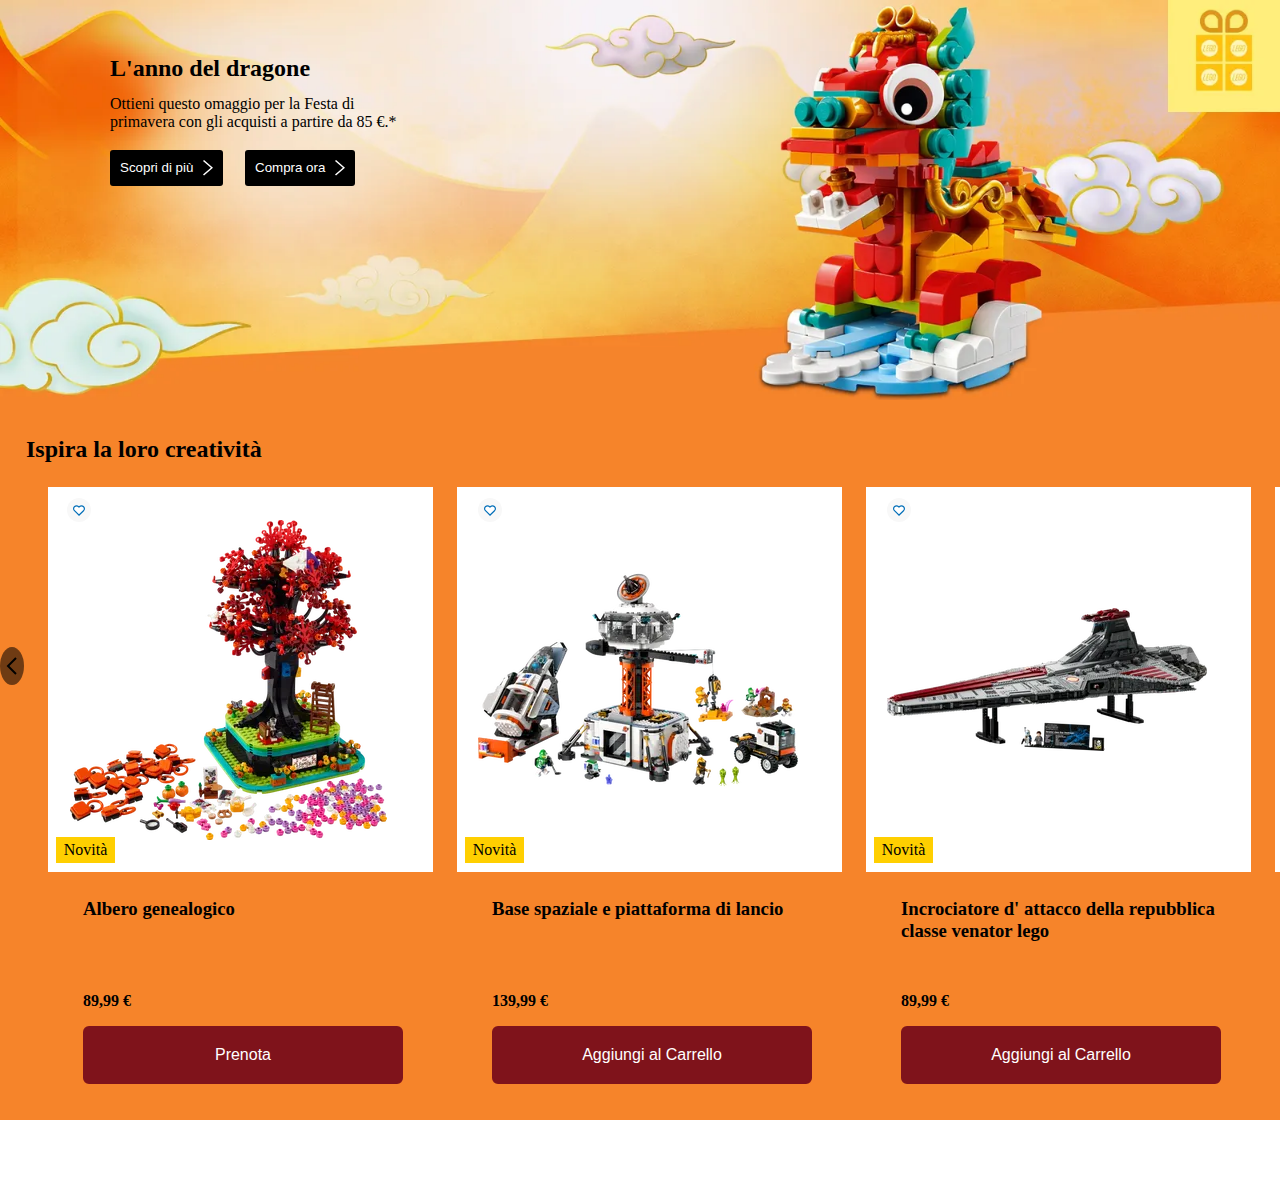
<file: newIndex.html>
<!DOCTYPE html>
<html lang="en">

<head>
    <meta charset="UTF-8">
    <meta name="viewport" content="width=device-width, initial-scale=1.0">
    <title>Document</title>
    <link rel="stylesheet" href="newStyle.css">
</head>

<body>
    <div class="dragon_section">
        <div class="dragon_banner">
            <div class="dragon_image">
                <img class="dragon" src="assets/img-melissa/1section/sfondo drago.webp" alt="dragon image">
                <h2>L'anno del dragone</h2>
                <span>Ottieni questo omaggio per la Festa di primavera con gli acquisti a partire da 85 €.*</span>
                <button class="dragon_btn1">
                    Scopri di più
                    <svg width="10" viewBox="0 0 18 28" aria-hidden="true" xmlns="http://www.w3.org/2000/svg"
                        class="Icon__StyledSVG-lm07h6-0 kNvokt Chevronstyles__ChevronIcon-sc-1qql32m-0 cEWHhy HeroBannerstyles__StyledChevron-sc-22eq7p-14 kRIbhw">
                        <path d="M1.825 28L18 14 1.825 0 0 1.715 14.196 14 0 26.285z" fill="currentColor"></path>
                    </svg>
                </button>
                <button class="dragon_btn2">
                    Compra ora
                    <svg width="10" viewBox="0 0 18 28" aria-hidden="true" xmlns="http://www.w3.org/2000/svg"
                        class="Icon__StyledSVG-lm07h6-0 kNvokt Chevronstyles__ChevronIcon-sc-1qql32m-0 cEWHhy HeroBannerstyles__StyledChevron-sc-22eq7p-14 kRIbhw">
                        <path d="M1.825 28L18 14 1.825 0 0 1.715 14.196 14 0 26.285z" fill="currentColor"></path>
                    </svg>
                </button>
            </div>
        </div>
        <h2 class="dragon_h2">Ispira la loro creatività</h2>
        
        <div class="dragon_carousel">
            <button class="backBtn">
                <svg xmlns="http://www.w3.org/2000/svg" width="24" height="24"><path d="M15.293 3.293 6.586 12l8.707 8.707 1.414-1.414L9.414 12l7.293-7.293-1.414-1.414z"/></svg>
            </button>
            <div class="dragon_card">
                <div class="card_img_container">
                    <img class="card_img" src="assets/img-melissa/2section/carosello/1_Albero_genealogico.webp"
                        alt="Albero genealogico">
                    <svg width="24px" viewBox="0 0 40 40" alt="heart" class="card_heart">
                        <rect fill="#F8F8F8" width="40" height="40" rx="20"></rect>
                        <path
                            d="M19.986 30l.014-.014.014.014 8.223-8.116-.018-.019a5.678 5.678 0 0 0 1.78-4.126C30 14.569 27.398 12 24.187 12A5.829 5.829 0 0 0 20 13.762 5.827 5.827 0 0 0 15.815 12C12.604 12 10 14.569 10 17.739a5.68 5.68 0 0 0 1.782 4.126"
                            fill="#ffff"></path>
                        <path
                            d="M26.84 20.417L20 27.204l-6.84-6.787A3.67 3.67 0 0 1 12 17.739C12 15.677 13.71 14 15.815 14a3.82 3.82 0 0 1 2.754 1.159l1.43 1.467 1.433-1.467A3.818 3.818 0 0 1 24.186 14C26.289 14 28 15.677 28 17.739a3.673 3.673 0 0 1-1.16 2.678M19.986 30l.014-.014.014.014 8.223-8.116-.018-.019a5.678 5.678 0 0 0 1.78-4.126C30 14.569 27.398 12 24.187 12A5.829 5.829 0 0 0 20 13.762 5.827 5.827 0 0 0 15.815 12C12.604 12 10 14.569 10 17.739a5.68 5.68 0 0 0 1.782 4.126"
                            fill="#006DB7"></path>
                    </svg>
                </div>
                <span class="card_span_news">Novità</span>
                <div class="card_content">
                    <a href="">
                        <span class="item_description">
                            <h3>Albero genealogico</h3>
                        </span>
                    </a>
                    <span class="card_price">89,99 €</span>
                    <button class="card_btn">Prenota</button>
                </div>

            </div>

            <div class="dragon_card">
                <div class="card_img_container">
                    <img class="card_img"
                        src="assets/img-melissa/2section/carosello/2_Base_spaziale_e_piattaforma_dilancio.webp"
                        alt="base spaziale">

                    <svg width="24px" viewBox="0 0 40 40" alt="heart" class="card_heart">
                        <rect fill="#F8F8F8" width="40" height="40" rx="20"></rect>
                        <path
                            d="M19.986 30l.014-.014.014.014 8.223-8.116-.018-.019a5.678 5.678 0 0 0 1.78-4.126C30 14.569 27.398 12 24.187 12A5.829 5.829 0 0 0 20 13.762 5.827 5.827 0 0 0 15.815 12C12.604 12 10 14.569 10 17.739a5.68 5.68 0 0 0 1.782 4.126"
                            fill="#ffff"></path>
                        <path
                            d="M26.84 20.417L20 27.204l-6.84-6.787A3.67 3.67 0 0 1 12 17.739C12 15.677 13.71 14 15.815 14a3.82 3.82 0 0 1 2.754 1.159l1.43 1.467 1.433-1.467A3.818 3.818 0 0 1 24.186 14C26.289 14 28 15.677 28 17.739a3.673 3.673 0 0 1-1.16 2.678M19.986 30l.014-.014.014.014 8.223-8.116-.018-.019a5.678 5.678 0 0 0 1.78-4.126C30 14.569 27.398 12 24.187 12A5.829 5.829 0 0 0 20 13.762 5.827 5.827 0 0 0 15.815 12C12.604 12 10 14.569 10 17.739a5.68 5.68 0 0 0 1.782 4.126"
                            fill="#006DB7"></path>
                    </svg>

                </div>
                <span class="card_span_news">Novità</span>
                <div class="card_content">
                    <a href="">
                        <span class="item_description">
                            <h3>Base spaziale e piattaforma di lancio</h3>
                        </span>
                    </a>
                    <span class="card_price">139,99 €</span>
                    <button class="card_btn">Aggiungi al Carrello</button>
                </div>
            </div>
            <div class="dragon_card">
                <div class="card_img_container">
                    <img class="card_img"
                        src="assets/img-melissa/2section/carosello/3_Incrociatore_dattacco_della_Repubblica_classe_Venator.webp"
                        alt="incrociatore d'attacco della repubblica classe venator">

                    <svg width="24px" viewBox="0 0 40 40" alt="heart" class="card_heart">
                        <rect fill="#F8F8F8" width="40" height="40" rx="20"></rect>
                        <path
                            d="M19.986 30l.014-.014.014.014 8.223-8.116-.018-.019a5.678 5.678 0 0 0 1.78-4.126C30 14.569 27.398 12 24.187 12A5.829 5.829 0 0 0 20 13.762 5.827 5.827 0 0 0 15.815 12C12.604 12 10 14.569 10 17.739a5.68 5.68 0 0 0 1.782 4.126"
                            fill="#ffff"></path>
                        <path
                            d="M26.84 20.417L20 27.204l-6.84-6.787A3.67 3.67 0 0 1 12 17.739C12 15.677 13.71 14 15.815 14a3.82 3.82 0 0 1 2.754 1.159l1.43 1.467 1.433-1.467A3.818 3.818 0 0 1 24.186 14C26.289 14 28 15.677 28 17.739a3.673 3.673 0 0 1-1.16 2.678M19.986 30l.014-.014.014.014 8.223-8.116-.018-.019a5.678 5.678 0 0 0 1.78-4.126C30 14.569 27.398 12 24.187 12A5.829 5.829 0 0 0 20 13.762 5.827 5.827 0 0 0 15.815 12C12.604 12 10 14.569 10 17.739a5.68 5.68 0 0 0 1.782 4.126"
                            fill="#006DB7"></path>
                    </svg>

                </div>
                <span class="card_span_news">Novità</span>
                <div class="card_content">
                    <a href="">
                        <span class="item_description">
                            <h3>Incrociatore d' attacco della repubblica classe venator lego</h3>
                        </span>
                    </a>
                    <span class="card_price">89,99 €</span>
                    <button class="card_btn">Aggiungi al Carrello</button>
                </div>
            </div>

            <div class="dragon_card">
                <div class="card_img_container">
                    <img class="card_img" src="assets/img-melissa/2section/carosello/4_La_Torre_di_Sandman.webp"
                        alt="Albero">

                    <svg width="24px" viewBox="0 0 40 40" alt="heart" class="card_heart">
                        <rect fill="#F8F8F8" width="40" height="40" rx="20"></rect>
                        <path
                            d="M19.986 30l.014-.014.014.014 8.223-8.116-.018-.019a5.678 5.678 0 0 0 1.78-4.126C30 14.569 27.398 12 24.187 12A5.829 5.829 0 0 0 20 13.762 5.827 5.827 0 0 0 15.815 12C12.604 12 10 14.569 10 17.739a5.68 5.68 0 0 0 1.782 4.126"
                            fill="#ffff"></path>
                        <path
                            d="M26.84 20.417L20 27.204l-6.84-6.787A3.67 3.67 0 0 1 12 17.739C12 15.677 13.71 14 15.815 14a3.82 3.82 0 0 1 2.754 1.159l1.43 1.467 1.433-1.467A3.818 3.818 0 0 1 24.186 14C26.289 14 28 15.677 28 17.739a3.673 3.673 0 0 1-1.16 2.678M19.986 30l.014-.014.014.014 8.223-8.116-.018-.019a5.678 5.678 0 0 0 1.78-4.126C30 14.569 27.398 12 24.187 12A5.829 5.829 0 0 0 20 13.762 5.827 5.827 0 0 0 15.815 12C12.604 12 10 14.569 10 17.739a5.68 5.68 0 0 0 1.782 4.126"
                            fill="#006DB7"></path>
                    </svg>

                </div>
                <span class="card_span_news">Novità</span>
                <div class="card_content">
                    <a href="">
                        <span class="item_description">
                            <h3>Torre di Sandman</h3>
                        </span>
                    </a>
                    <span class="card_price">649,99 €</span>
                    <button class="card_btn">Prenota</button>
                </div>
            </div>

            <div class="dragon_card">
                <div class="card_img_container">
                    <img class="card_img" src="assets/img-melissa/2section/carosello/5_Animali_del_safari.webp"
                        alt="animali del safari lego">

                    <svg width="24px" viewBox="0 0 40 40" alt="heart" class="card_heart">
                        <rect fill="#F8F8F8" width="40" height="40" rx="20"></rect>
                        <path
                            d="M19.986 30l.014-.014.014.014 8.223-8.116-.018-.019a5.678 5.678 0 0 0 1.78-4.126C30 14.569 27.398 12 24.187 12A5.829 5.829 0 0 0 20 13.762 5.827 5.827 0 0 0 15.815 12C12.604 12 10 14.569 10 17.739a5.68 5.68 0 0 0 1.782 4.126"
                            fill="#ffff"></path>
                        <path
                            d="M26.84 20.417L20 27.204l-6.84-6.787A3.67 3.67 0 0 1 12 17.739C12 15.677 13.71 14 15.815 14a3.82 3.82 0 0 1 2.754 1.159l1.43 1.467 1.433-1.467A3.818 3.818 0 0 1 24.186 14C26.289 14 28 15.677 28 17.739a3.673 3.673 0 0 1-1.16 2.678M19.986 30l.014-.014.014.014 8.223-8.116-.018-.019a5.678 5.678 0 0 0 1.78-4.126C30 14.569 27.398 12 24.187 12A5.829 5.829 0 0 0 20 13.762 5.827 5.827 0 0 0 15.815 12C12.604 12 10 14.569 10 17.739a5.68 5.68 0 0 0 1.782 4.126"
                            fill="#006DB7"></path>
                    </svg>

                </div>
                <span class="card_span_news">Novità</span>
                <div class="card_content">
                    <a href="">
                        <span class="item_description">
                            <h3>Animali del Safari</h3>
                        </span>
                    </a>
                    <span class="card_price">64,99 €</span>
                    <button class="card_btn">Aggiungi al Carrello</button>
                </div>
            </div>

            <div class="dragon_card">
                <div class="card_img_container">
                    <img class="card_img" src="assets/img-melissa/2section/carosello/6_Baita_Alpina.webp"
                        alt="Baita alpina">

                    <svg width="24px" viewBox="0 0 40 40" alt="heart" class="card_heart">
                        <rect fill="#F8F8F8" width="40" height="40" rx="20"></rect>
                        <path
                            d="M19.986 30l.014-.014.014.014 8.223-8.116-.018-.019a5.678 5.678 0 0 0 1.78-4.126C30 14.569 27.398 12 24.187 12A5.829 5.829 0 0 0 20 13.762 5.827 5.827 0 0 0 15.815 12C12.604 12 10 14.569 10 17.739a5.68 5.68 0 0 0 1.782 4.126"
                            fill="#ffff"></path>
                        <path
                            d="M26.84 20.417L20 27.204l-6.84-6.787A3.67 3.67 0 0 1 12 17.739C12 15.677 13.71 14 15.815 14a3.82 3.82 0 0 1 2.754 1.159l1.43 1.467 1.433-1.467A3.818 3.818 0 0 1 24.186 14C26.289 14 28 15.677 28 17.739a3.673 3.673 0 0 1-1.16 2.678M19.986 30l.014-.014.014.014 8.223-8.116-.018-.019a5.678 5.678 0 0 0 1.78-4.126C30 14.569 27.398 12 24.187 12A5.829 5.829 0 0 0 20 13.762 5.827 5.827 0 0 0 15.815 12C12.604 12 10 14.569 10 17.739a5.68 5.68 0 0 0 1.782 4.126"
                            fill="#006DB7"></path>
                    </svg>

                </div>
                <span class="card_span_esclusive">Esclusivo</span>
                <div class="card_content">
                    <a href="">
                        <span class="item_description">
                            <h3>Baita Alpina</h3>
                        </span>
                    </a>
                    <span class="card_price">99,99 €</span>
                    <button class="card_btn">Aggiungi al Carrello</button>
                </div>
            </div>

            <div class="dragon_card">
                <div class="card_img_container">
                    <img class="card_img" src="assets/img-melissa/2section/carosello/7_Il_Giardino_Tranquillo.webp"
                        alt="Il Giardino Tranquillo">

                    <svg width="24px" viewBox="0 0 40 40" alt="heart" class="card_heart">
                        <rect fill="#F8F8F8" width="40" height="40" rx="20"></rect>
                        <path
                            d="M19.986 30l.014-.014.014.014 8.223-8.116-.018-.019a5.678 5.678 0 0 0 1.78-4.126C30 14.569 27.398 12 24.187 12A5.829 5.829 0 0 0 20 13.762 5.827 5.827 0 0 0 15.815 12C12.604 12 10 14.569 10 17.739a5.68 5.68 0 0 0 1.782 4.126"
                            fill="#ffff"></path>
                        <path
                            d="M26.84 20.417L20 27.204l-6.84-6.787A3.67 3.67 0 0 1 12 17.739C12 15.677 13.71 14 15.815 14a3.82 3.82 0 0 1 2.754 1.159l1.43 1.467 1.433-1.467A3.818 3.818 0 0 1 24.186 14C26.289 14 28 15.677 28 17.739a3.673 3.673 0 0 1-1.16 2.678M19.986 30l.014-.014.014.014 8.223-8.116-.018-.019a5.678 5.678 0 0 0 1.78-4.126C30 14.569 27.398 12 24.187 12A5.829 5.829 0 0 0 20 13.762 5.827 5.827 0 0 0 15.815 12C12.604 12 10 14.569 10 17.739a5.68 5.68 0 0 0 1.782 4.126"
                            fill="#006DB7"></path>
                    </svg>

                </div>
                <span class="card_span_news">Novità</span>
                <div class="card_content">
                    <a href="">
                        <span class="item_description">
                            <h3>Il Giardino Tranquillo</h3>
                        </span>
                    </a>
                    <span class="card_price">169,99 €</span>
                    <button class="card_btn">Aggiungi al Carrello</button>
                </div>
            </div>

            <div class="dragon_card">
                <div class="card_img_container">
                    <img class="card_img"
                        src="assets/img-melissa/2section/carosello/8_Vincent_van_gogh-Notte_stellata.webp"
                        alt="Vincet van Gogh - Notte stellata">

                    <svg width="24px" viewBox="0 0 40 40" alt="heart" class="card_heart">
                        <rect fill="#F8F8F8" width="40" height="40" rx="20"></rect>
                        <path
                            d="M19.986 30l.014-.014.014.014 8.223-8.116-.018-.019a5.678 5.678 0 0 0 1.78-4.126C30 14.569 27.398 12 24.187 12A5.829 5.829 0 0 0 20 13.762 5.827 5.827 0 0 0 15.815 12C12.604 12 10 14.569 10 17.739a5.68 5.68 0 0 0 1.782 4.126"
                            fill="#ffff"></path>
                        <path
                            d="M26.84 20.417L20 27.204l-6.84-6.787A3.67 3.67 0 0 1 12 17.739C12 15.677 13.71 14 15.815 14a3.82 3.82 0 0 1 2.754 1.159l1.43 1.467 1.433-1.467A3.818 3.818 0 0 1 24.186 14C26.289 14 28 15.677 28 17.739a3.673 3.673 0 0 1-1.16 2.678M19.986 30l.014-.014.014.014 8.223-8.116-.018-.019a5.678 5.678 0 0 0 1.78-4.126C30 14.569 27.398 12 24.187 12A5.829 5.829 0 0 0 20 13.762 5.827 5.827 0 0 0 15.815 12C12.604 12 10 14.569 10 17.739a5.68 5.68 0 0 0 1.782 4.126"
                            fill="#006DB7"></path>
                    </svg>

                </div>
                <span class="card_span_hardToFind">Difficile da trovare</span>
                <div class="card_content">
                    <a href="">
                        <span class="item_description">
                            <h3>Vincet van Gogh - Notte stellata</h3>
                        </span>
                    </a>
                    <span class="card_price">169,99 €</span>
                    <button class="card_btn">Aggiungi al Carrello</button>
                </div>
            </div>

            <div class="dragon_card">
                <div class="card_img_container">
                    <img class="card_img"
                        src="assets/img-melissa/2section/carosello/9_Castello_Parco_di_Hogwarts_tm(minuscolo).webp"
                        alt="Castello e parco di Hogwarts">

                    <svg width="24px" viewBox="0 0 40 40" alt="heart" class="card_heart">
                        <rect fill="#F8F8F8" width="40" height="40" rx="20"></rect>
                        <path
                            d="M19.986 30l.014-.014.014.014 8.223-8.116-.018-.019a5.678 5.678 0 0 0 1.78-4.126C30 14.569 27.398 12 24.187 12A5.829 5.829 0 0 0 20 13.762 5.827 5.827 0 0 0 15.815 12C12.604 12 10 14.569 10 17.739a5.68 5.68 0 0 0 1.782 4.126"
                            fill="#ffff"></path>
                        <path
                            d="M26.84 20.417L20 27.204l-6.84-6.787A3.67 3.67 0 0 1 12 17.739C12 15.677 13.71 14 15.815 14a3.82 3.82 0 0 1 2.754 1.159l1.43 1.467 1.433-1.467A3.818 3.818 0 0 1 24.186 14C26.289 14 28 15.677 28 17.739a3.673 3.673 0 0 1-1.16 2.678M19.986 30l.014-.014.014.014 8.223-8.116-.018-.019a5.678 5.678 0 0 0 1.78-4.126C30 14.569 27.398 12 24.187 12A5.829 5.829 0 0 0 20 13.762 5.827 5.827 0 0 0 15.815 12C12.604 12 10 14.569 10 17.739a5.68 5.68 0 0 0 1.782 4.126"
                            fill="#006DB7"></path>
                    </svg>

                </div>
                <span class="card_span_empty"></span>
                <div class="card_content">
                    <a href="">
                        <span class="item_description">
                            <h3>Castello e parco di Hogwarts</h3>
                        </span>
                    </a>
                    <span class="card_price">169,99 €</span>
                    <button class="card_btn">Aggiungi al Carrello</button>
                </div>
            </div>

            <div class="dragon_card">
                <div class="card_img_container">
                    <img class="card_img" src="assets/img-melissa/2section/carosello/10_X-jet_di_X-Men.webp"
                        alt="x jet di x-Men lego">

                    <svg width="24px" viewBox="0 0 40 40" alt="heart" class="card_heart">
                        <rect fill="#F8F8F8" width="40" height="40" rx="20"></rect>
                        <path
                            d="M19.986 30l.014-.014.014.014 8.223-8.116-.018-.019a5.678 5.678 0 0 0 1.78-4.126C30 14.569 27.398 12 24.187 12A5.829 5.829 0 0 0 20 13.762 5.827 5.827 0 0 0 15.815 12C12.604 12 10 14.569 10 17.739a5.68 5.68 0 0 0 1.782 4.126"
                            fill="#ffff"></path>
                        <path
                            d="M26.84 20.417L20 27.204l-6.84-6.787A3.67 3.67 0 0 1 12 17.739C12 15.677 13.71 14 15.815 14a3.82 3.82 0 0 1 2.754 1.159l1.43 1.467 1.433-1.467A3.818 3.818 0 0 1 24.186 14C26.289 14 28 15.677 28 17.739a3.673 3.673 0 0 1-1.16 2.678M19.986 30l.014-.014.014.014 8.223-8.116-.018-.019a5.678 5.678 0 0 0 1.78-4.126C30 14.569 27.398 12 24.187 12A5.829 5.829 0 0 0 20 13.762 5.827 5.827 0 0 0 15.815 12C12.604 12 10 14.569 10 17.739a5.68 5.68 0 0 0 1.782 4.126"
                            fill="#006DB7"></path>
                    </svg>

                </div>
                <span class="card_span_news">Novità</span>
                <div class="card_content">
                    <a href="">
                        <span class="item_description">
                            <h3>X-Jet di X-Man</h3>
                        </span>
                    </a>
                    <span class="card_price">84,99 €</span>
                    <button class="card_btn">Aggiungi al Carrello</button>
                </div>
            </div>

            <div class="dragon_card">
                <div class="card_img_container">
                    <img class="card_img" src="assets/img-melissa/2section/carosello/11_Avventura_al_Mercarto_Principesse_Disney.webp"
                        alt="avventura al mercato principesse disney lego">

                    <svg width="24px" viewBox="0 0 40 40" alt="heart" class="card_heart">
                        <rect fill="#F8F8F8" width="40" height="40" rx="20"></rect>
                        <path
                            d="M19.986 30l.014-.014.014.014 8.223-8.116-.018-.019a5.678 5.678 0 0 0 1.78-4.126C30 14.569 27.398 12 24.187 12A5.829 5.829 0 0 0 20 13.762 5.827 5.827 0 0 0 15.815 12C12.604 12 10 14.569 10 17.739a5.68 5.68 0 0 0 1.782 4.126"
                            fill="#ffff"></path>
                        <path
                            d="M26.84 20.417L20 27.204l-6.84-6.787A3.67 3.67 0 0 1 12 17.739C12 15.677 13.71 14 15.815 14a3.82 3.82 0 0 1 2.754 1.159l1.43 1.467 1.433-1.467A3.818 3.818 0 0 1 24.186 14C26.289 14 28 15.677 28 17.739a3.673 3.673 0 0 1-1.16 2.678M19.986 30l.014-.014.014.014 8.223-8.116-.018-.019a5.678 5.678 0 0 0 1.78-4.126C30 14.569 27.398 12 24.187 12A5.829 5.829 0 0 0 20 13.762 5.827 5.827 0 0 0 15.815 12C12.604 12 10 14.569 10 17.739a5.68 5.68 0 0 0 1.782 4.126"
                            fill="#006DB7"></path>
                    </svg>

                </div>
                <span class="card_span_news">Novità</span>
                <div class="card_content">
                    <a href="">
                        <span class="item_description">
                            <h3>Avventura al mercato principesse disney lego</h3>
                        </span>
                    </a>
                    <span class="card_price">99,99 €</span>
                    <button class="card_btn">Aggiungi al Carrello</button>
                </div>
            </div>

            <div class="dragon_card">
                <div class="card_img_container">
                    <img class="card_img" src="assets/img-melissa/2section/carosello/12_Disney_Hocus_Pocus_Il_cottage_delle_sorelle_Sanderson.webp"
                        alt="Hocus pocus disney il cottage delle sorelle Sanderson">

                    <svg width="24px" viewBox="0 0 40 40" alt="heart" class="card_heart">
                        <rect fill="#F8F8F8" width="40" height="40" rx="20"></rect>
                        <path
                            d="M19.986 30l.014-.014.014.014 8.223-8.116-.018-.019a5.678 5.678 0 0 0 1.78-4.126C30 14.569 27.398 12 24.187 12A5.829 5.829 0 0 0 20 13.762 5.827 5.827 0 0 0 15.815 12C12.604 12 10 14.569 10 17.739a5.68 5.68 0 0 0 1.782 4.126"
                            fill="#ffff"></path>
                        <path
                            d="M26.84 20.417L20 27.204l-6.84-6.787A3.67 3.67 0 0 1 12 17.739C12 15.677 13.71 14 15.815 14a3.82 3.82 0 0 1 2.754 1.159l1.43 1.467 1.433-1.467A3.818 3.818 0 0 1 24.186 14C26.289 14 28 15.677 28 17.739a3.673 3.673 0 0 1-1.16 2.678M19.986 30l.014-.014.014.014 8.223-8.116-.018-.019a5.678 5.678 0 0 0 1.78-4.126C30 14.569 27.398 12 24.187 12A5.829 5.829 0 0 0 20 13.762 5.827 5.827 0 0 0 15.815 12C12.604 12 10 14.569 10 17.739a5.68 5.68 0 0 0 1.782 4.126"
                            fill="#006DB7"></path>
                    </svg>

                </div>
                <span class="card_span_news">Novità</span>
                <div class="card_content">
                    <a href="">
                        <span class="item_description">
                            <h3>Disney Hocus Pocus: il cottage delle sorelle Sanderson</h3>
                        </span>
                    </a>
                    <span class="card_price">229,99 €</span>
                    <button class="card_btn">Aggiungi al Carrello</button>
                </div>
            </div>

            <div class="dragon_card">
                <div class="card_img_container">
                    <img class="card_img" src="assets/img-melissa/2section/carosello/13_La_Grande_Piramide_di_Giza.webp"
                        alt="La grande piramide di giza lego">

                    <svg width="24px" viewBox="0 0 40 40" alt="heart" class="card_heart">
                        <rect fill="#F8F8F8" width="40" height="40" rx="20"></rect>
                        <path
                            d="M19.986 30l.014-.014.014.014 8.223-8.116-.018-.019a5.678 5.678 0 0 0 1.78-4.126C30 14.569 27.398 12 24.187 12A5.829 5.829 0 0 0 20 13.762 5.827 5.827 0 0 0 15.815 12C12.604 12 10 14.569 10 17.739a5.68 5.68 0 0 0 1.782 4.126"
                            fill="#ffff"></path>
                        <path
                            d="M26.84 20.417L20 27.204l-6.84-6.787A3.67 3.67 0 0 1 12 17.739C12 15.677 13.71 14 15.815 14a3.82 3.82 0 0 1 2.754 1.159l1.43 1.467 1.433-1.467A3.818 3.818 0 0 1 24.186 14C26.289 14 28 15.677 28 17.739a3.673 3.673 0 0 1-1.16 2.678M19.986 30l.014-.014.014.014 8.223-8.116-.018-.019a5.678 5.678 0 0 0 1.78-4.126C30 14.569 27.398 12 24.187 12A5.829 5.829 0 0 0 20 13.762 5.827 5.827 0 0 0 15.815 12C12.604 12 10 14.569 10 17.739a5.68 5.68 0 0 0 1.782 4.126"
                            fill="#006DB7"></path>
                    </svg>

                </div>
                <span class="card_span_empty"></span>
                <div class="card_content">
                    <a href="">
                        <span class="item_description">
                            <h3>La grande piramide di giza</h3>
                        </span>
                    </a>
                    <span class="card_price">139,99 €</span>
                    <button class="card_btn">Aggiungi al Carrello</button>
                </div>
            </div>

            <div class="dragon_card">
                <div class="card_img_container">
                    <img class="card_img" src="assets/img-melissa/2section/carosello/14_Ford_GT_2002.webp"
                        alt="Ford GT 2002 Lego">

                    <svg width="24px" viewBox="0 0 40 40" alt="heart" class="card_heart">
                        <rect fill="#F8F8F8" width="40" height="40" rx="20"></rect>
                        <path
                            d="M19.986 30l.014-.014.014.014 8.223-8.116-.018-.019a5.678 5.678 0 0 0 1.78-4.126C30 14.569 27.398 12 24.187 12A5.829 5.829 0 0 0 20 13.762 5.827 5.827 0 0 0 15.815 12C12.604 12 10 14.569 10 17.739a5.68 5.68 0 0 0 1.782 4.126"
                            fill="#ffff"></path>
                        <path
                            d="M26.84 20.417L20 27.204l-6.84-6.787A3.67 3.67 0 0 1 12 17.739C12 15.677 13.71 14 15.815 14a3.82 3.82 0 0 1 2.754 1.159l1.43 1.467 1.433-1.467A3.818 3.818 0 0 1 24.186 14C26.289 14 28 15.677 28 17.739a3.673 3.673 0 0 1-1.16 2.678M19.986 30l.014-.014.014.014 8.223-8.116-.018-.019a5.678 5.678 0 0 0 1.78-4.126C30 14.569 27.398 12 24.187 12A5.829 5.829 0 0 0 20 13.762 5.827 5.827 0 0 0 15.815 12C12.604 12 10 14.569 10 17.739a5.68 5.68 0 0 0 1.782 4.126"
                            fill="#006DB7"></path>
                    </svg>

                </div>
                <span class="card_span_empty"></span>
                <div class="card_content">
                    <a href="">
                        <span class="item_description">
                            <h3>Ford GT 2002</h3>
                        </span>
                    </a>
                    <span class="card_price">119,99 €</span>
                    <button class="card_btn">Aggiungi al Carrello</button>
                </div>
            </div>

            <div class="dragon_card">
                <div class="card_img_container">
                    <img class="card_img" src="assets/img-melissa/2section/carosello/15_PAC-MAN_Arcade.webp"
                        alt="Ford GT 2002 Lego">

                    <svg width="24px" viewBox="0 0 40 40" alt="heart" class="card_heart">
                        <rect fill="#F8F8F8" width="40" height="40" rx="20"></rect>
                        <path
                            d="M19.986 30l.014-.014.014.014 8.223-8.116-.018-.019a5.678 5.678 0 0 0 1.78-4.126C30 14.569 27.398 12 24.187 12A5.829 5.829 0 0 0 20 13.762 5.827 5.827 0 0 0 15.815 12C12.604 12 10 14.569 10 17.739a5.68 5.68 0 0 0 1.782 4.126"
                            fill="#ffff"></path>
                        <path
                            d="M26.84 20.417L20 27.204l-6.84-6.787A3.67 3.67 0 0 1 12 17.739C12 15.677 13.71 14 15.815 14a3.82 3.82 0 0 1 2.754 1.159l1.43 1.467 1.433-1.467A3.818 3.818 0 0 1 24.186 14C26.289 14 28 15.677 28 17.739a3.673 3.673 0 0 1-1.16 2.678M19.986 30l.014-.014.014.014 8.223-8.116-.018-.019a5.678 5.678 0 0 0 1.78-4.126C30 14.569 27.398 12 24.187 12A5.829 5.829 0 0 0 20 13.762 5.827 5.827 0 0 0 15.815 12C12.604 12 10 14.569 10 17.739a5.68 5.68 0 0 0 1.782 4.126"
                            fill="#006DB7"></path>
                    </svg>

                </div>
                <span class="card_span_esclusive">Esclusivo</span>
                <div class="card_content">
                    <a href="">
                        <span class="item_description">
                            <h3>PAC-MAN Arcade</h3>
                        </span>
                    </a>
                    <span class="card_price">269,99 €</span>
                    <button class="card_btn">Aggiungi al Carrello</button>
                </div>
            </div>

            <div class="dragon_card">
                <div class="card_img_container">
                    <img class="card_img" src="assets/img-melissa/2section/carosello/16_Mech_ultra_di_Monkey_king.webp"
                        alt="Ford GT 2002 Lego">

                    <svg width="24px" viewBox="0 0 40 40" alt="heart" class="card_heart">
                        <rect fill="#F8F8F8" width="40" height="40" rx="20"></rect>
                        <path
                            d="M19.986 30l.014-.014.014.014 8.223-8.116-.018-.019a5.678 5.678 0 0 0 1.78-4.126C30 14.569 27.398 12 24.187 12A5.829 5.829 0 0 0 20 13.762 5.827 5.827 0 0 0 15.815 12C12.604 12 10 14.569 10 17.739a5.68 5.68 0 0 0 1.782 4.126"
                            fill="#ffff"></path>
                        <path
                            d="M26.84 20.417L20 27.204l-6.84-6.787A3.67 3.67 0 0 1 12 17.739C12 15.677 13.71 14 15.815 14a3.82 3.82 0 0 1 2.754 1.159l1.43 1.467 1.433-1.467A3.818 3.818 0 0 1 24.186 14C26.289 14 28 15.677 28 17.739a3.673 3.673 0 0 1-1.16 2.678M19.986 30l.014-.014.014.014 8.223-8.116-.018-.019a5.678 5.678 0 0 0 1.78-4.126C30 14.569 27.398 12 24.187 12A5.829 5.829 0 0 0 20 13.762 5.827 5.827 0 0 0 15.815 12C12.604 12 10 14.569 10 17.739a5.68 5.68 0 0 0 1.782 4.126"
                            fill="#006DB7"></path>
                    </svg>

                </div>
                <span class="card_span_empty"></span>
                <div class="card_content">
                    <a href="">
                        <span class="item_description">
                            <h3>Mech ultra di Monkey King</h3>
                        </span>
                    </a>
                    <span class="card_price">139,99 €</span>
                    <button class="card_btn">Aggiungi al Carrello</button>
                </div>
            </div>
            <button class="nextBtn">
                <svg width="10" viewBox="0 0 18 28" aria-hidden="true" xmlns="http://www.w3.org/2000/svg"
                class="Icon__StyledSVG-lm07h6-0 kNvokt Chevronstyles__ChevronIcon-sc-1qql32m-0 cEWHhy HeroBannerstyles__StyledChevron-sc-22eq7p-14 kRIbhw">
                <path d="M1.825 28L18 14 1.825 0 0 1.715 14.196 14 0 26.285z" fill="currentColor"></path>
            </svg>
            </button>
        </div>
       
    </div>
    
    </div>
</body>

</html>
</file>
<file: newStyle.css>
* {
    margin: 0;
    padding: 0;
}

.dragon_section {
    display: flex;
    flex-direction: column;
    justify-content: center;

}

/* -------------BANNER--------------- */

.dragon_image {
    display: flex;
    flex-direction: column;
}

.dragon_image h2 {
    position: absolute;
    top: 55px;
    left: 110px;
}

.dragon_image span {
    width: 300px;
    position: absolute;
    top: 95px;
    left: 110px;
}

.dragon_btn1 {
    display: flex;
    align-items: center;
    justify-content: center;
    position: absolute;
    top: 150px;
    left: 110px;
    padding: 10px;
    background-color: black;
    color: white;
    border: none;
    border-radius: 3px;
}

.dragon_btn1 svg {
    padding-left: 10px;
}

.dragon_btn2 {
    display: flex;
    align-items: center;
    justify-content: center;
    position: absolute;
    top: 150px;
    left: 210px;
    padding: 10px;
    margin-left: 35px;
    background-color: black;
    color: white;
    border: none;
    border-radius: 3px;
}

.dragon_btn2 svg {
    padding-left: 10px;
}

/*--------------BANNER----------------*/


.dragon_carousel {
    display: flex;
    align-items: flex-start;
    background-color: rgb(246, 132, 42);
    overflow-x: scroll;
    padding-bottom: 36px;
    margin-bottom: 64px
}


.backBtn{
    display: flex;
    align-items: center;
    justify-content: center;
    background-color: rgba(0, 0, 0, 0.548);
    border:none;
    width: 38px;
    height:38px;
    
    border-radius: 50%;
    margin-top: 160px;
    

}
/* .nextBtn{
    background-color: rgb(189, 5, 5);
    border: 1px solid cornflowerblue;
    width: 38px;
    height:38px;
    border-radius: 50%;
    position: absolute;
} */


.dragon_carousel::-webkit-scrollbar {
    display: flex;
    justify-content: center;
    height: 5px;
}

.dragon_carousel::-webkit-scrollbar-track {
    background-color: rgba(0, 0, 0, 0.15);
}

.dragon_carousel::-webkit-scrollbar-thumb {
    background-color: rgba(0, 0, 0, 0.562);
    border-radius: 10px;

}

.dragon_carousel::-webkit-scrollbar-thumb:hover {
    background-color: rgba(0, 0, 0, 0.788);
}

.dragon_h2 {
    padding-top: 36px;
    padding-bottom: 24px;
    padding-left: 26px;
    background-color: rgb(246, 132, 42);
}

/* --------------CARD------------------*/


.dragon_card {
    display: flex;
    flex-direction: column;
    justify-content: center;
    align-items: center;
    padding-left: 24px;
}

.card_img_container {
    display: flex;
    align-items: center;
    justify-content: center;
    background-color: white;
    width: 385px;
    height: 385px;

}

.card_img:hover {
    transform: scale(1.1);
    transition: transform 0.3s ease
}

.card_heart {
    position: relative;
    bottom: 170px;
    right: 320px;
}

.card_span_news {
    position: relative;
    right: 155px;
    bottom: 35px;
    padding: 4px 8px 4px 8px;
    width: fit-content;
    background-color: rgb(255, 207, 0);
}

.card_span_esclusive {
    position: relative;
    right: 145px;
    bottom: 35px;
    padding: 4px 8px 4px 8px;
    width: fit-content;
    background-color: rgb(255, 207, 0);
}

.card_span_hardToFind {
    position: relative;
    right: 115px;
    bottom: 35px;
    padding: 4px 8px 4px 8px;
    width: fit-content;
    background-color: rgb(255, 207, 0);
}

.card_span_empty {
    margin-bottom: 25px;

}

.card_content {
    display: flex;
    flex-direction: column;
    align-self: flex-start;
    padding-left: 35px;
}

.dragon_card a {
    text-decoration: none;
    color: black;
    padding-bottom: 54px;
}

.dragon_card a:hover {
    text-decoration: underline;
}

.item_description h3 {
    height: 40px;

}

.card_price {
    font-weight: 700;
    margin-bottom: 16px;
}

.card_btn {
    width: 320px;
    height: 58px;
    padding: 15px;
    font-size: 16px;
    color: white;
    background-color: rgb(127, 19, 27);
    border: 2px solid rgb(127, 19, 27);
    border-radius: 6px;
}

.card_btn:hover {
    background-color: rgb(246, 132, 42);
    border-color: 2px solid rgb(127, 19, 27);
}
</file>
